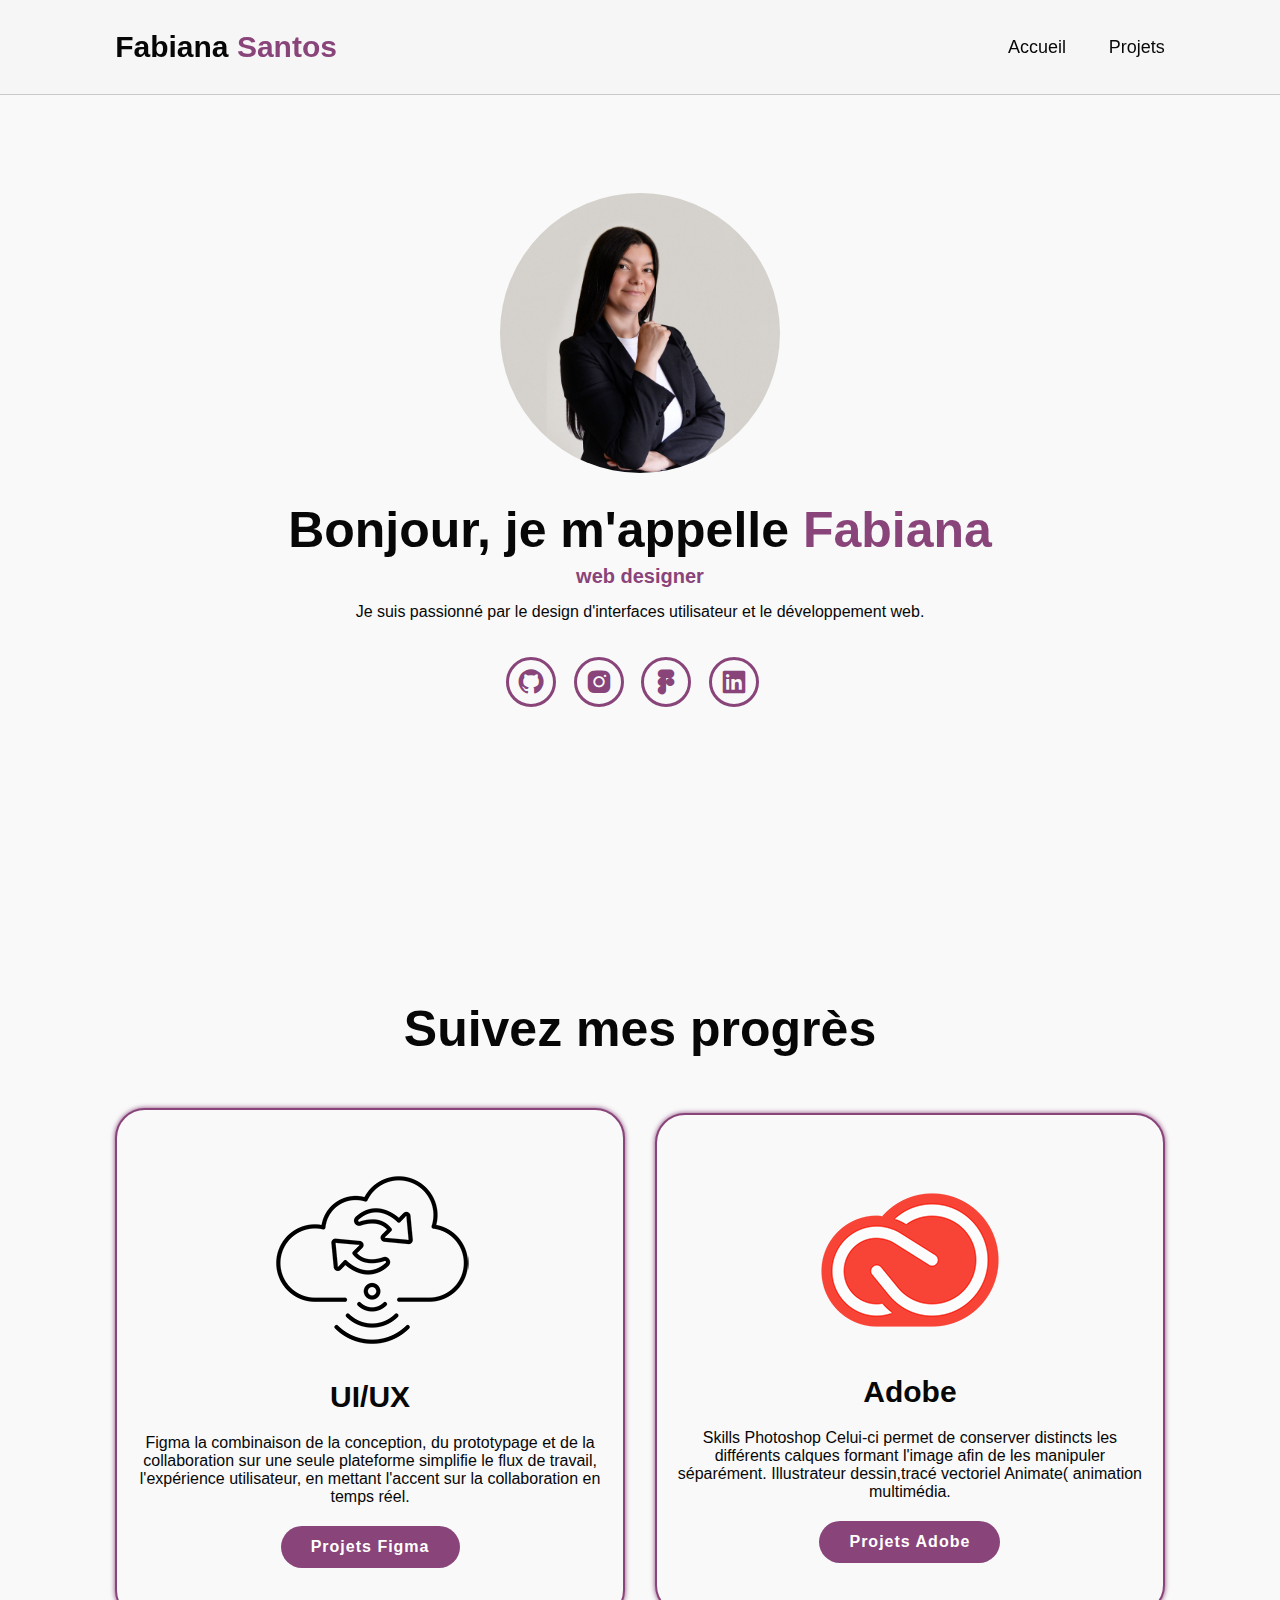
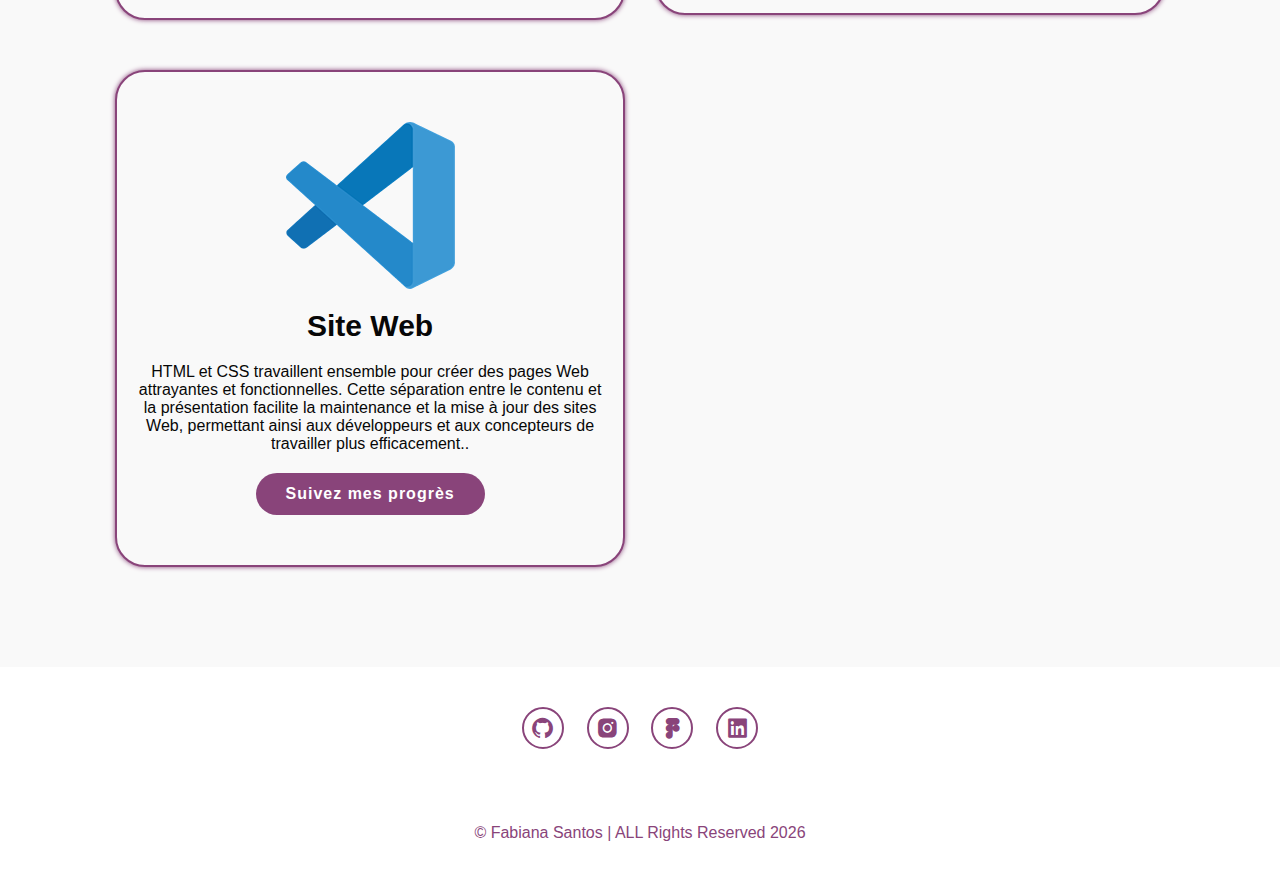
<file: index.html>
<!DOCTYPE html>
<html lang="en">

<head>
    <meta charset="UTF-8">
    <meta name="viewport" content="width=device-width, initial-scale=1.0">
    <title>Portfolio Website</title>
    <link rel="stylesheet" href="style.css">
    <link href='https://unpkg.com/boxicons@2.1.4/css/boxicons.min.css' rel='stylesheet'>
    <link rel="apple-touch-icon" sizes="180x180" href="/apple-touch-icon.png">
    <link rel="icon" type="image/png" sizes="32x32" href="/favicon-32x32.png">
    <link rel="icon" type="image/png" sizes="16x16" href="/favicon-16x16.png">
    <link rel="manifest" href="/site.webmanifest">
</head>

<body>

    <header class="header">

        <a href="index.html#accueil" class="logo"> Fabiana
            <span>Santos</span></a>

        <i class='bx bx-menu' id="menu-icon"></i>

        <nav class="navbar">

            <a href="#accueil" class="active">Accueil</a>
            <a href="#projets">Projets</a>

        </nav>
    </header>

    <section class="accueil" id="accueil">
        <div class="accueil-img">
            <img src="image/faby02.jpg" alt="">
        </div>
        <div class="accueil-content">
            <h1>Bonjour, je m'appelle<span> Fabiana</span></h1>
            <h3><span> web designer</span></h3>
            <p>Je suis passionné par le design d'interfaces utilisateur et le développement web.</p>

            <div class="social-icons">
                <a href="https://github.com/fabyalvessantoos" target="_blank"><i class='bx bxl-github'></i></a>
                <a href=" https://www.instagram.com/creativecode_webdesigner" target="_blank"> <i
                        class='bx bxl-instagram-alt'></i></a>
                <a href="https://figma.com/@fabiana11" target="_blank"><i class='bx bxl-figma'></i></a>
                <a href=" https://www.linkedin.com/in/santos-fabiana-ads" target="_blank"><i
                        class='bx bxl-linkedin-square'></i></a>
            </div>
            <!-- <a href="image/2024_CV Fabiana Alves Dos Santos_WEBDESIGN.pdf" class="btn bg-green" target="_blank">Mon
                cv</a> -->
        </div>
    </section>
    </div>

    <section class="projets" id="projets">
        <h2 class="heading"> Suivez mes progrès</h2>
        <div class="projet-box">

            <div class="projet-card">
                <img src="image/uiux.png" alt="">
                <h3>UI/UX</h3>
                <p> Figma la combinaison de la conception, du prototypage et de la collaboration sur une seule
                    plateforme
                    simplifie le flux de travail,
                    l'expérience utilisateur, en mettant l'accent sur la collaboration en temps réel.</p>
                <a href="figma.html">

                    <div class="btn">Projets Figma</div>
                </a>

            </div>
            <div class="projet-card">
                <img src="image/adobrouge.png" alt="">
                <h3>Adobe</h3>
                <p> Skills Photoshop Celui-ci permet de conserver distincts les différents calques formant l'image afin
                    de les manipuler séparément. Illustrateur dessin,tracé vectoriel Animate(
                    animation multimédia.</p>
                <a href="adobe.html">
                    <div class="btn">Projets Adobe </div>
                </a>

            </div>

            <div class="projet-card">
                <img src="image/visual logo.png" alt="">
                <h3>Site Web</h3>
                <p>HTML et CSS travaillent ensemble pour créer des pages Web attrayantes et fonctionnelles. Cette
                    séparation entre le contenu et la présentation facilite la maintenance et la mise à jour des sites
                    Web, permettant ainsi aux développeurs et aux concepteurs de travailler plus efficacement..</p>

                <a href="code.html">
                    <div class="btn">Suivez mes progrès</div>
                </a>
            </div>

        </div>

    </section>

    <footer class="footer">
        <div class="social">

            <a href="https://github.com/fabyalvessantoos" target="_blank"><i class='bx bxl-github'></i></a>
            <a href="https://www.instagram.com/creativecode_webdesigner" target="_blank"> <i
                    class='bx bxl-instagram-alt'></i></a>
            <a href="https://figma.com/@fabiana11" target="_blank"><i class='bx bxl-figma'></i></a>
            <a href="https://www.linkedin.com/in/santos-fabiana-ads" target="_blank"><i
                    class='bx bxl-linkedin-square'></i></a>

        </div>
        <p class="copyright">
            © Fabiana Santos | ALL Rights Reserved <span id="year"></span></p>

    </footer>
    </section>
    <script src="script.js"></script>
</body>

</html>
</file>
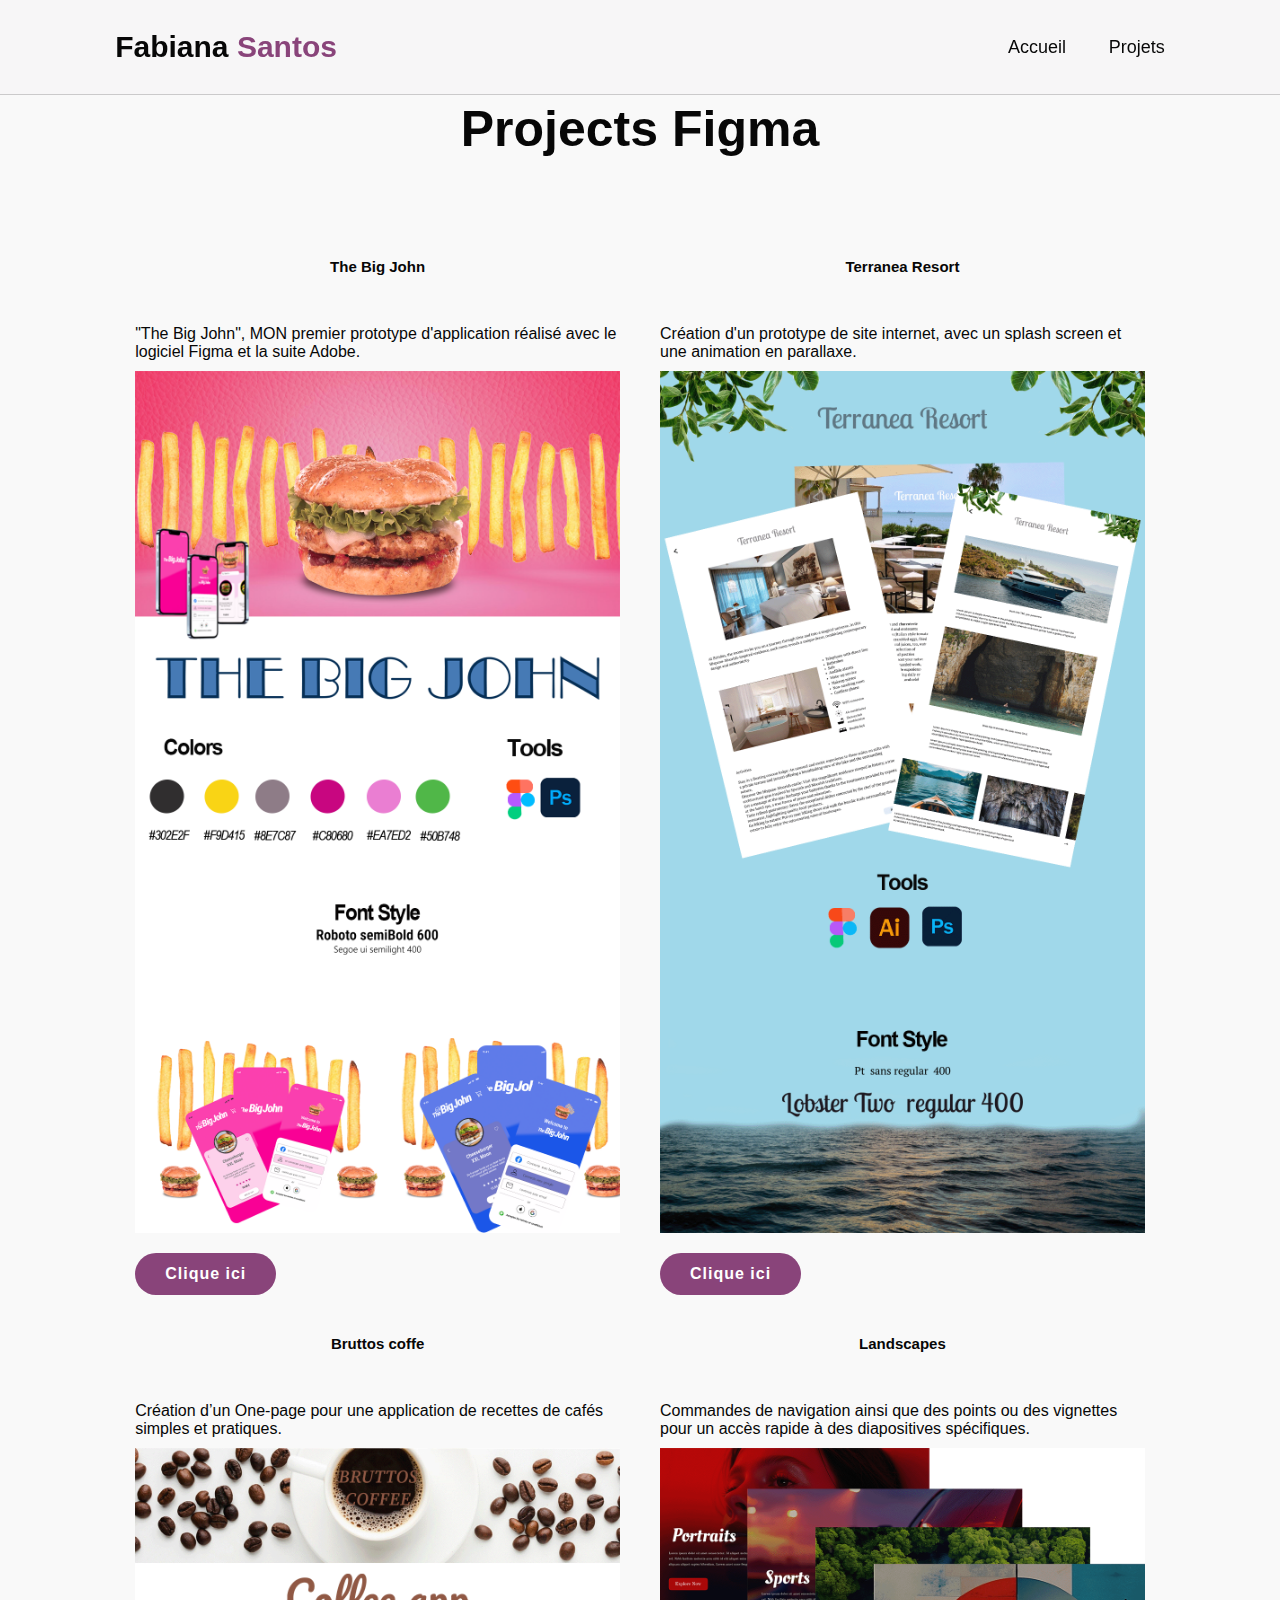
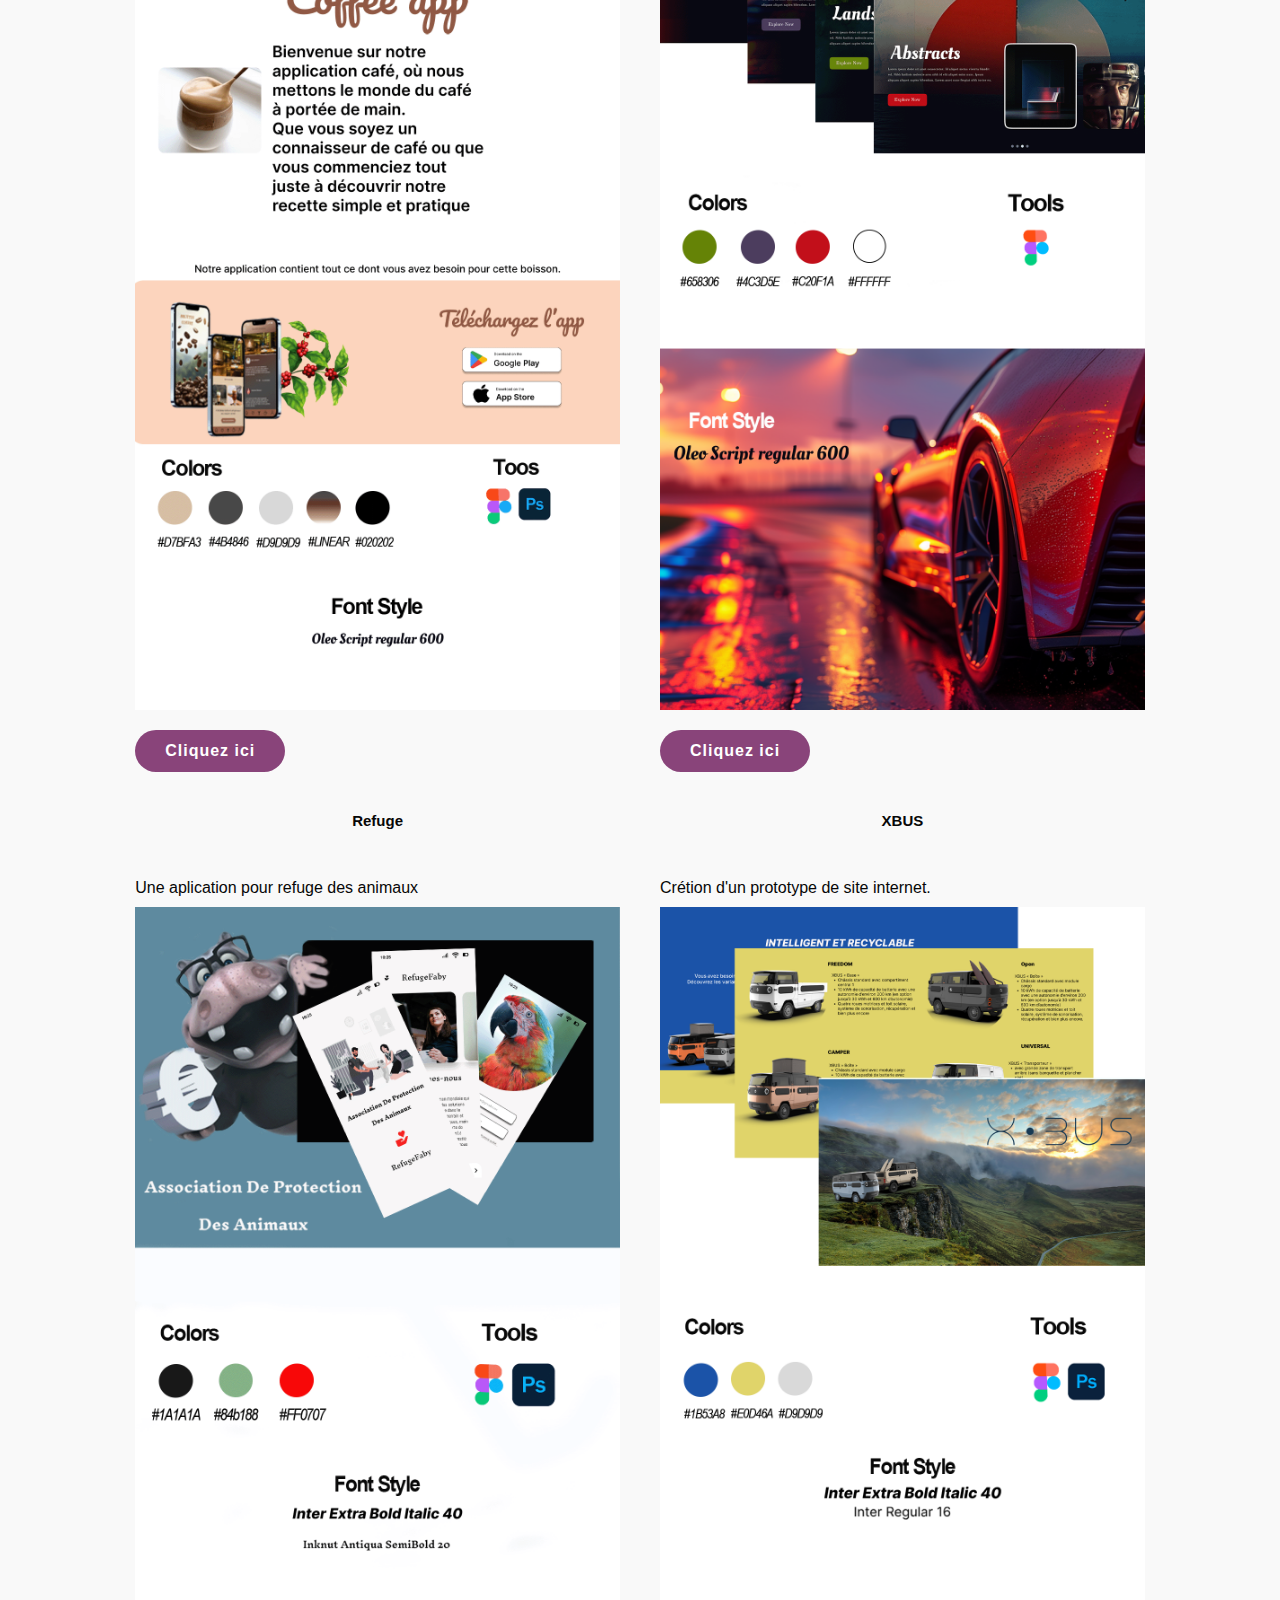
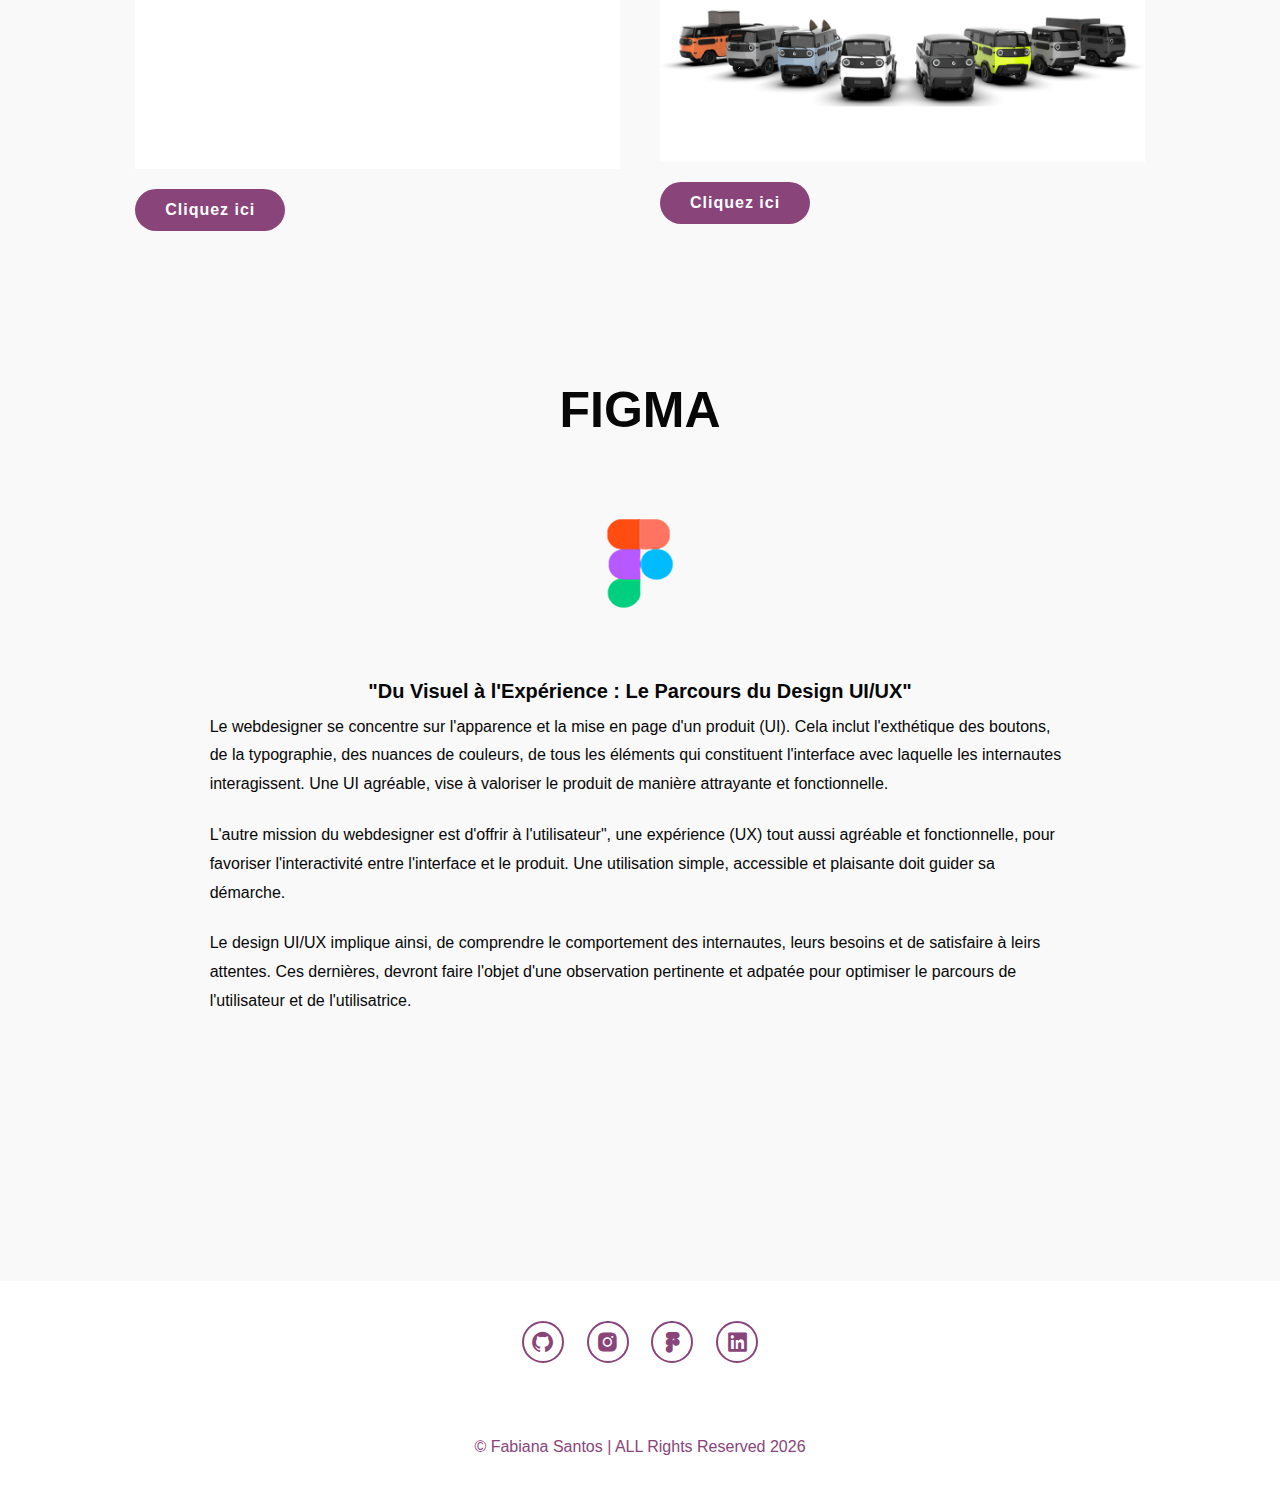
<file: figma.html>
<!DOCTYPE html>
<html lang="en">

<head>
    <meta charset="UTF-8">
    <meta name="viewport" content="width=device-width, initial-scale=1.0">
    <title>Portfolio Website</title>
    <link rel="stylesheet" href="style.css">
    <link href='https://unpkg.com/boxicons@2.1.4/css/boxicons.min.css' rel='stylesheet'>
    <link rel="apple-touch-icon" sizes="180x180" href="/apple-touch-icon.png">
    <link rel="icon" type="image/png" sizes="32x32" href="/favicon-32x32.png">
    <link rel="icon" type="image/png" sizes="16x16" href="/favicon-16x16.png">
    <link rel="manifest" href="/site.webmanifest">
</head>

<body>

    <header class="header">

        <a href="index.html#accueil" class="logo"> Fabiana
            <span>Santos</span></a>

        <i class='bx bx-menu' id="menu-icon"></i>

        <nav class="navbar">

            <a href="index.html#accueil" class="active">Accueil</a>
            <a href="index.html#projets">Projets</a>

        </nav>
    </header>

    <section class="projets" id="projets">



        <h2 class="heading">Projects Figma</h2>
        <div class="card-group">

            <div class="card">
                <h2> The Big John</h2>
                <p> "The Big John", MON premier prototype d'application réalisé avec le logiciel Figma et la suite
                    Adobe.</p>
                <img src="image/bigpage.png" alt="The Big John">
                <a href="https://www.figma.com/proto/PYf6MSetk8I1ggC9YIOYhE/Welcome-to-The-Big-John?node-id=1-2&node-type=frame&t=9RZvgpVhI4PPW4Xx-0&scaling=scale-down&content-scaling=
                    fixed&starting-point-node-id=1%3A2" target="_blank">
                    <div class="btn">Clique ici</div>
                </a>

            </div>

            <div class="card">

                <h2>Terranea Resort </h2>
                <p> Création d'un prototype de site internet, avec un splash screen et une animation en parallaxe.
                </p>
                <img src="image/terrenea.png" alt="Terranea Resort">
                <a href="https://www.figma.com/proto/FYVRHa6puItiGyQgJYIjLW/Terranea-Resort?node-id=398-1978&node-type=frame&viewport=
                 -767%2C-533%2C0.1&t=vXhRghCybVI977Uy-0&scaling=scale-down&content-scaling=fixed&starting-point-node-id=398%3A1978"
                    target="_blank">

                    <div class="btn">Clique ici</div>
                </a>
            </div>
            <div class="card">

                <h2>Bruttos coffe</h2>
                <p>Création d’un One-page pour une application de recettes de cafés simples et pratiques.</p>

                <img src="image/brutoos.png" alt="bruttosaplication">
                <a href=https://www.figma.com/proto/iXcql6iDPjITD7BY5YM38l/Bruttos-coffe?node-id=4-360&node-type=frame&viewport=397%2C191%2C0.08&t=S6DGn8QBL9bXDQRN-0&scaling=scale-down&content-scaling=fixed&starting-point-node-id=4%3A360
                    target="_blank">

                    <div class="btn">Cliquez ici</div>
                </a>
            </div>

            <div class="card">

                <h2>Landscapes</h2>
                <p>Commandes de navigation ainsi que des points ou des vignettes pour un accès rapide à des
                    diapositives spécifiques. </p>

                <img src="image/lundpagecar.png" alt="Desktop"><a
                    href="https://www.figma.com/proto/IfQCiIZ0KvXBosZbln0DxQ/Landscapes?node-id=1-10&node-type=frame&viewport=288%2C208%2C0.08&t=4CLfl5wRlXeRyWlN-0&scaling=min-zoom&content-scaling=fixed&starting-point-node-id=1%3A10"
                    target="_blank">

                    <div class="btn">Cliquez ici</div>
                </a>
            </div>
            <div class="card">

                <h2>Refuge </h2>
                <p>Une aplication pour refuge des animaux </p>

                <img src="image/refuteste.png" alt="Desktop"><a
                    href="https://www.figma.com/proto/kHUWC7vk9jEB5ytm7Zzfgu/Refuge-animaux?page-id=0%3A1&node-id=13-897&node-type=canvas&viewport=932%2C340%2C0.12&t=Bb2crHTURh24DohS-1&scaling=scale-down&content-scaling=fixed&starting-point-node-id=13%3A897"
                    target="_blank">

                    <div class="btn">Cliquez ici</div>
                </a>
            </div>
            <div class="card">

                <h2>XBUS</h2>
                <p>Crétion d'un prototype de site internet. </p>

                <img src="image/xbus.png" alt="Desktop"><a
                    href="https://www.figma.com/proto/bPPU1x0A354WGG14Csolp0/XBUS?node-id=56-1196&node-type=frame&viewport=2412%2C1135%2C0.3&t=x0ZiB9IXspsjEyZZ-0&scaling=min-zoom&content-scaling=fixed&starting-point-node-id=56%3A1196"
                    target="_blank">

                    <div class="btn">Cliquez ici</div>
                </a>
            </div>
        </div>

        <section id="figma">
            <h2 class="heading">FIGMA</h2>
            <article>
                <div class="accueil-content">
                    <h2 class="heading"><img src="image/figma.png"><span></span></h2>
                    <h3>"Du Visuel à l'Expérience : Le Parcours du Design UI/UX" </h3>

                    <p>Le webdesigner se concentre sur l'apparence et la mise en page d'un produit (UI). Cela
                        inclut l'exthétique des boutons, de la typographie, des nuances de couleurs, de tous les
                        éléments
                        qui constituent l'interface avec laquelle les internautes interagissent. Une UI agréable, vise à
                        valoriser le produit de manière attrayante et fonctionnelle.
                    </p>
                    <br><br>

                    <p>L'autre mission du webdesigner est d'offrir à l'utilisateur", une expérience (UX) tout aussi
                        agréable et
                        fonctionnelle, pour favoriser l'interactivité entre l'interface et le produit.
                        Une utilisation simple, accessible et plaisante doit guider sa démarche.
                    </p>
                    <br><br>
                    <p> Le design UI/UX implique ainsi, de comprendre le comportement des internautes, leurs besoins et
                        de satisfaire à leirs attentes.
                        Ces dernières, devront faire l'objet d'une observation pertinente et adpatée pour optimiser le
                        parcours de l'utilisateur et de l'utilisatrice.
                    </p>
                </div>

            </article>
        </section>

    </section>


    <footer class="footer">
        <div class="social">

            <a href="https://github.com/fabyalvessantoos" target="_blank"><i class='bx bxl-github'></i></a>
            <a href="https://www.instagram.com/creativecode_webdesigner" target="_blank"> <i
                    class='bx bxl-instagram-alt'></i></a>
            <a href="https://figma.com/@fabiana11" target="_blank"><i class='bx bxl-figma'></i></a>
            <a href="https://www.linkedin.com/in/santos-fabiana-ads" target="_blank"><i
                    class='bx bxl-linkedin-square'></i></a>

        </div>
        <p class="copyright">
            © Fabiana Santos | ALL Rights Reserved <span id="year"></span></p>

    </footer>
    </section>
    <script src="script.js"></script>


</body>

</html>
</file>
<file: style.css>
* {
    margin: 0;
    padding: 0;
    box-sizing: border-box;
    text-decoration: none;
    border: none;
    outline: none;
    scroll-behavior: smooth;
    font-family: "poppins", sans-serif;
}

:root {
    --bg-color: #f9f9f9;
    --second-bg-color: #313145;
    --text-color: #070707;
    --main-color: #89447a;
    --accent-color: #15891f;
}

html {
    font-size: 62.5%;
    overflow-x: hidden;
}

body {
    background: var(--bg-color);
    color: var(--text-color);
}

.header {
    position: fixed;
    top: 0;
    left: 0;
    width: 100%;
    padding: 3rem 9%;
    background: rgba(239, 235, 239, 0.2);
    border-bottom: 1px solid rgba(25, 24, 25, 0.2);
    -webkit-backdrop-filter: blur(10px);
    -moz-backdrop-filter: blur(10px);
    backdrop-filter: blur(10px);
    display: flex;
    align-items: center;
    justify-content: space-between;
    z-index: 1000;
}

.logo {
    font-size: 3rem;
    color: var(--text-color);
    font-weight: 800;
    cursor: pointer;
    transition: 0.3s ease-in-out;
}

.logo:hover {
    transform: scale(1.1);
}

.navbar a {
    font-size: 1.8rem;
    color: var(--text-color);
    margin-left: 4rem;
    font-weight: 500;
    transition: 0.3s ease;
    border-bottom: 3px solid transparent;

}

.navbar a:hover,
.navebar a.active {
    color: var(--main-color);
    border-bottom: 3px solid var(--main-color);

}

#menu-icon {
    font-size: 3.6rem;
    color: var(--main-color);
    display: none;
}

section {
    min-height: 100vh;
    padding: 10rem 9% 10rem;

}

.accueil {
    display: flex;
    justify-content: center;
    align-items: center;
    flex-direction: column;
    gap: 1rem;
}

.accueil-content {
    display: flex;
    flex-direction: column;
    align-items: center;
    text-align: center;
    justify-content: center;
    margin-top: 3rem;
}

span {
    color: var(--main-color);
}

.logo span {
    color: var(--main-color);
}

.accueil-content h3 {
    font-size: 2rem;
    margin: 10px 0;

}

.accueil-content h1 {
    font-size: 5rem;
    font-weight: 700;
    line-height: 1;
}

.accueil-img {
    border-radius: 50%;
}

.accueil-img img {
    position: relative;
    top: 2rem;
    width: 300px;
    border-radius: 50%;
    border: 10px solid transparent;
    cursor: pointer;
    transition: 0.5s ease-in-out;

}

.accueil-img img:hover {
    border: 10px solid var(--main-color);
    transform: scale(1.05);
}

.accueil-content p {
    font-size: 1.6rem;
    line-height: 1.8;
    font-weight: 500;
    max-width: 1000px;
    text-align: left;
}

.social-icons a {
    display: inline-flex;
    justify-content: center;
    align-items: center;
    width: 5rem;
    height: 5rem;
    background: transparent;
    border: 0.3rem solid var(--main-color);
    font-size: 3rem;
    border-radius: 50%;
    color: var(--main-color);
    margin: 3rem 1.5rem 3rem 0;
    transition: 0.3s ease-in-out;

}

.social-icons a:hover {
    color: white;
    transform: scale(1.3)translateY(-5px);
    background-color: var(--main-color);

}

.btn {
    display: inline-block;
    padding: 1rem 2.8rem;
    background: var(--main-color);
    border-radius: 4rem;
    font-size: 1.6rem;
    color: white;
    border: 2px solid transparent;
    letter-spacing: 0.1rem;
    font-weight: 600;
    transition: 0.3s ease-in-out;
    cursor: pointer;

}

.btn:hover {
    transform: scale(1.05);
    background: var(--bg-color);
    color: var(--main-color);
    border: 2px solid var(--main-color);
}

.apropos {
    display: flex;
    justify-content: center;
    align-items: center;
    gap: 10rem;
    background: var(--second-bg-color);
    color: white;
}

.apropos-img {
    border-radius: 50%;
}

.apropos-img img {
    border-radius: 50%;
    border: 10px solid white;
    top: 1rem;
    transition: 0.5s ease-in-out;
}

.heading {
    text-align: center;
    font-size: 5rem;
}

.apropos-content h2 {
    text-align: left;
    line-height: 1.5;
}

.apropos-content h3 {
    font-size: 2.6rem;
}

.apropos-content p {
    font-size: 1.6rem;
    margin: 2rem 0 3rem;
    word-spacing: 1rem 0 2rem;

}

.apropos-content .btn {
    background: white;
    color: var(--main-color);
    border: 3px solid var(--main-color);
}

.apropos-content .btn:hover {
    background-color: var(--main-color);
    color: white;
}


.projets {
    background: var(--bg-color);
}

.projets h2 {
    padding-bottom: 50px;
}

.projet-box {
    display: grid;
    grid-template-columns: repeat(auto-fit, minmax(400px, 1fr));
    place-items: center;
    gap: 3rem;
    row-gap: 5rem;
}

.projet-card {
    display: flex;
    flex-direction: column;
    align-items: center;
    justify-items: center;
    text-align: center;
    background-color: var(--bg-color);
    border: 2px solid var(--main-color);
    border-radius: 3rem;
    gap: 2rem;
    padding: 5rem 2rem;
    overflow: hidden;
    box-shadow: 0 0 5px var(--main-color);
    transition: 0.3s ease;

}

.projet-card:hover {
    box-shadow: 0 0 25px var(--main-color),
        0 0 25px var(--main-color);
    transform: scale(1.02);
}

.projet-card img {
    max-width: 300px;
    border-radius: 2em;
    object-fit: cover;
}

.projet-card h3 {
    font-size: 3rem;
    text-align: center;
}

.projet-card p {
    font-size: 1.6rem;

}

#photoshop {
    margin-top: 10rem;
}

.animate-group {
    display: flex;
    flex-direction: row;
    flex-wrap: wrap;
    align-items: center;
    justify-content: center;
    text-align: center;
    border-radius: 3rem;
    gap: 2rem;
    padding: 5rem 2rem;
    overflow: hidden;
    transition: 0.3s ease;

}

.animate img {
    flex: 1 0 100px;
    object-fit: cover;
    width: 100%;
}

.card-group {
    display: flex;
    flex-wrap: wrap;
    padding-block: 30px;
}

.card {
    flex: 1 0 400px;
    display: flex;
    flex-direction: column;
    background-color: rgba(5, 153, 202, 0);
    padding: 20px;
}

.card img {
    object-fit: cover;
    width: 100%;
}

.card h2 {
    text-align: center;
    align-items: baseline;
    font-family: "Balsamiq Sans", sans-serif;
}

.card p {
    font-family: "Balsamiq Sans", sans-serif;
    font-size: 1.6rem;
    margin-bottom: 10px;
}

.card .btn {
    margin-top: 20px;
}

.footer {
    position: relative;
    bottom: 0;
    width: 100%;
    padding: 40px 0;
    background-color: white;
}

.footer .social {
    text-align: center;
    padding-bottom: 25px;
    color: var(--main-color);
}

.footer .social a {
    font-size: 25px;
    color: var(--main-color);
    border: 2px solid var(--main-color);
    width: 42px;
    height: 42px;
    line-height: 42px;
    display: inline-block;
    text-align: center;
    border-radius: 50%;
    margin: 0 10px;
    transition: 0.3s ease;
}

.footer .social a:hover {
    transform: scale(1.2)translateY(-10px);
    background-color: var(--main-color);
    color: white;
}

.footer ul {
    margin-top: 0;
    padding: 0;
    font-size: 18px;
    line-height: 1.6;
    margin-bottom: 0;
    text-align: center;
}

.footer ul li a {
    color: var(--main-color);
    border-bottom: 3px solid transparent;
    transition: 0.3s ease;
}

.footer ul li a:hover {
    border-bottom: 3px solid var(--main-color);
}

.footer ul li {
    display: inline-block;
    padding: 0 15px;

}

.footer .copyright {
    margin-top: 50px;
    text-align: center;
    font-size: 16px;
    color: var(--main-color);
}

.border-3px {
    border: 3px solid var(--main-color);
}

.bg-green {
    background-color: var(--accent-color);
}

@media (max-width:1285px) {
    html {
        font: size 55%;
    }

    .services-container {
        padding-bottom: 7rem;
        grid-template-columns: repeat(2.1fr);
        margin: 0 5rem;
    }

    .home img {
        width: 32vw;
    }
}

@media(max-width:991px) {
    header {
        padding: 2rem 3%;
    }

    section {
        padding: 10rem 3% 2rem;
    }

    .services {
        padding-bottom: 7rem;
    }

    .footer {
        padding: 2rem 3%;
    }

}

@media(max-width:895px) {
    #menu-icon {
        display: block;
    }

    .navbar {
        position: absolute;
        top: 100%;
        right: 0;
        width: 50%;
        padding: 1rem 3%;
        border-bottom-left-radius: 2rem;
        background: white;
        border-left: 3px solid var(--main-color);
        border-bottom: 3px solid var(--main-color);
        display: none;
    }

    .navbar.active {
        display: block;
    }

    .navbar a {
        display: block;
        font-size: 2rem;
        margin: 3rem 0;
        color: var(--text-color);
    }

    .home {
        flex-direction: column;
        margin: 5rem 4rem;
    }

    .home-content h3 {
        font-size: 2.6rem;
    }

    .home-content h1 {
        font-size: 5em;
    }

    .home-img img {
        width: 70vw;
        margin-top: 4rem;
    }

    .about {
        flex-direction: column-reverse;
    }

    .about-content {
        margin: 0 2rem 4rem;
    }

    .about-img img {
        width: 64vw;
        margin-top: 1rem;
        margin-bottom: 3rem;
    }

    .services h2 {
        margin-bottom: 3rem;
    }

    .services-container {
        grid-template-columns: repeat(1, 1fr);
    }
}
</file>
